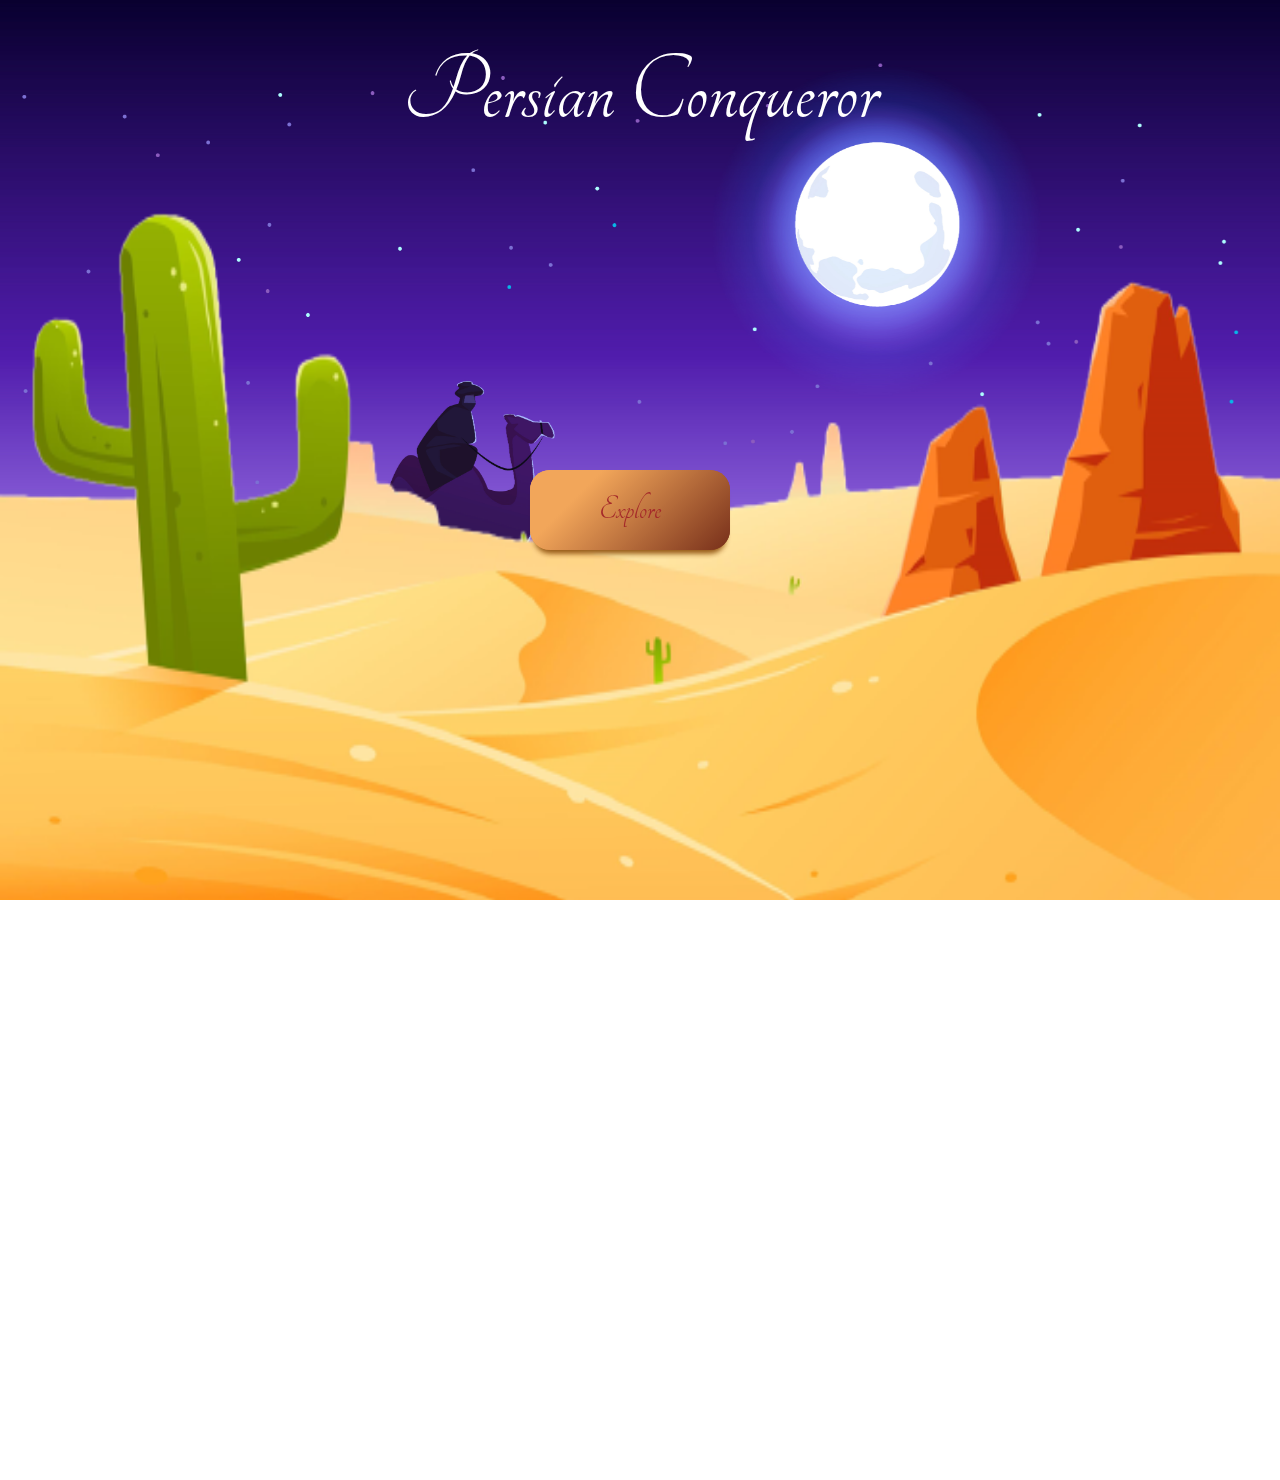
<file: index.html>
<!DOCTYPE html>
<html lang="en">
  <head>
    <meta charset="UTF-8" />
    <meta name="viewport" content="width=device-width, initial-scale=1.0" />
    <title>8 bit Coders</title>
    <link rel="stylesheet" href="yo.css" />
  </head>
  <body>
    <div class="heading">Persian Conqueror</div>
    <div id="container">
      <p>
        Welcome to the game that has cult following of professionals players
        trying to achieve high scores.
      </p>

      <p>
        This platform is a Breakout game in which the player must smash a wall
        of lamps by deflecting the shield from the sword. The sword may move
        horizontally and is controlled with the help of Arrow Keys. The player
        gets 3 lives to start with; a life is lost if the shield hits the bottom
        of the screen. When all the lamps have been collected , the player
        advances to a new, harder level. There are 3 levels. As the level
        advances,the quantity of lamps increase. If all lives are lost, the game
        is over. There are special lamps, which give a boost in power if
        collected or may lower the speed of the shield.
      </p>
      <p>
        Moreover, the player can switch to light mode or dark mode according to
        his/her choice.
      </p>
      <p>Help Aladdin to collect all the lamps by clearing all the stages.</p>
      <p>Team 8Bit_coders welcomes you!</p>

      <div class="button-container-1">
        <a href="game.html"
          ><button class="enter" style="color: brown; margin-top: 230px">
            Play Now
          </button></a
        >
      </div>
    </div>

    <div class="button-container-1">
      <a id="link" href="#container" style="color: brown">
        <button class="enter">Explore</button>
      </a>
    </div>
    <div class="mobile">
     This game is not supported in Mobile Phones.
    </div>
    <header>
      <div class="clouds"></div>

      <img class="nomob" src="a-removebg-preview.png" />
    </header>
  </body>
</html>
</file>
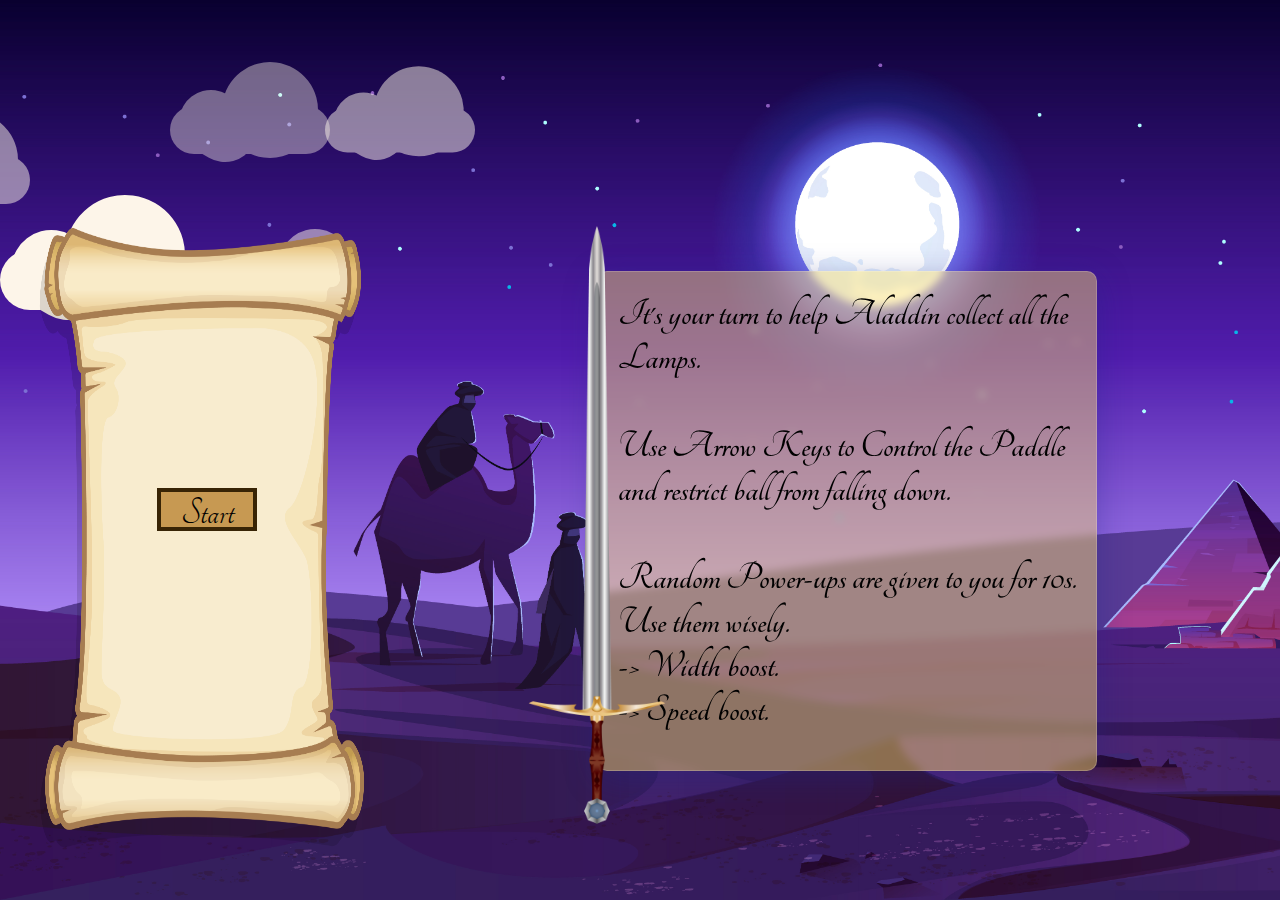
<file: game.html>
<!DOCTYPE html>
<html lang="en">
  <head>
    <meta charset="UTF-8">
    <meta http-equiv="X-UA-Compatible" content="IE=edge">
    <meta name="viewport" content="width=device-width, initial-scale=1.0">
    <title>8bitcoders Hackathon Submission</title>

    <link rel="stylesheet" href="game2.css" />
    <style>
      * {
        font-family: "Germania One";
      }

      #gameover {
        z-index: 70;
        position: absolute;
        top: 20px;
        left: 500px;
        width: 610px;
        height: 710px;
        background: rgba(0, 0, 0, 0.5);
        display: none;
      }
      #youwon {
        width: 500px;
        background-color: rgb(199, 121, 58);
        box-shadow: 0 0 10px 10px rgb(209, 143, 37); 
        border: 3px solid Black;
        padding: 10px;
        margin-left: 60px;
        margin-top: 180px;
        display: none;
      }
      #youlose {
        width: 400px;
        text-align: center;
        background-color: rgb(199, 121, 58);
        box-shadow: 0 0 10px 10px rgb(209, 143, 37); 
        padding: 10px;
        border: 3px solid Black;
        height: 100px;
        margin-left: 110px;
        margin-top: 150px;
        display: none;
      }
      #restart {
        text-align: center;
        margin-top: 120px;
        margin-left: 170px;
        cursor: pointer;
        font-size: 1.25em;
        color: #fff;
        padding: 10px;
        width: 50%;
        background-color: rgb(41, 41, 41);
      }
      #restart:hover{
        background-color: black;
        box-shadow: 0 0 10px 10px rgb(209, 143, 37); 
      }
    </style>
  </head>
  <body>
    <div id="gameover">
      <div id="youwon">Congratulations! You Won!</div>
      <div id="youlose">Sorry! You Lose!</div>
      <div id="restart">Play Again!</div>
    </div>

    <canvas
      id="breakout"
      width="600"
      height="680"
      style="display: none"
    ></canvas>

    <div class="back">
      <div class="clouds">
        <div class="cloud x1"></div>
        <div class="cloud x2"></div>
        <div class="cloud x3"></div>
        <div class="cloud x4"></div>
        <div class="cloud x5"></div>
      </div>
    </div>
    <img src="img/scroll_1.png" alt="" />
    <img src="img/sword.png" alt="" class="sword" />
    <div class="rule">
      
      It's your turn to help Aladdin collect all the Lamps.

      <br />
      <br />
      Use Arrow Keys to Control the Paddle and restrict ball from falling down.
      <br />
      <br>
      Random Power-ups are given to you for 10s. Use them wisely.
      <br>
      -> Width boost.
      <br>
      -> Speed boost.
    </div>

    <div class="level_up">Level up!</div>
    <div class="life_down">Life --</div>
    <button class="btn">Start</button>
    <button class="pause">Pause</button>
    <button class="mode dark_mode mode_display">Dark Mode</button>
    <button class="mode light_mode">Light Mode</button>
    <button class="mute">Mute</button>


    <div class="power_up">
      <div class="speed_b">Speed Boost!</div>
      <div class="width_b">Width Boost!</div>
    </div>
    
    <img src="img/score.png" alt="" class="score" />
    <div class="card">
      Score : <span class="score_up">0</span> <br />
      Life : <span class="life">0</span> <br />
      Level : <span class="level">0</span>
    </div>
    <img src="img/alla.png" alt="" class="alla" />

    <script src="game.js"></script>

    <script src="components.js"></script>
    <script src="game_main.js"></script>
  </body>
</html>
</file>
<file: yo.css>
@import url("https://fonts.googleapis.com/css2?family=Tangerine:wght@700&display=swap");

* {
  scroll-behavior: smooth;
}

html {
  margin: 0;
  padding: 0;
  width: 100%;
  height: 100%;
  overflow: hidden;
}

body {
  color: white;
  margin: 0;
  padding: 0;
  perspective: 1px;
  transform-style: preserve-3d;
  height: 100%;
  width: 100%;
  overflow-y: scroll;
  overflow-x: hidden;
}

header {
  box-sizing: border-box;
  min-height: 100vh;
  position: relative;
  transform-style: inherit;
  width: 100vw;
  text-align: center;
  text-transform: uppercase;
}

header h1 {
  margin: 0;
  position: absolute;
  top: 50%;
  left: 50%;
  transform: translate(-50%, -50%);
}

header,
header:before {
  background: 50% 50% / cover;
}

header::before {
  content: "";
  position: relative;
  top: 0;
  left: 0;
  right: 0;
  bottom: 0;
  display: block;
  background: url("bg_night.jpg");
  background-size: cover;
  transform-origin: center center 0;
  transform: translateZ(-1px) scale(2);
  z-index: -1;
  min-height: 100vh;
}

#container {
  z-index: 2;
  position: absolute;
  top: 100vh;
  background: black;
  line-height: 40px;
  font-weight: lighter;
  padding: 40px;
  color: grey;
  height: 500px;
  font-size: 20px;
}
@import url("https://fonts.googleapis.com/css2?family=Tangerine:wght@700&display=swap%27");
.enter {
  font-family: "Monument Extended", Arial, Helvetica, sans-serif;

  width: 200px;
  height: 80px;
  border-radius: 20px;
  border: brown;
  margin: 0;
  position: absolute;
  top: 50%;
  left: 50%;
  transform: translate(-50%, -50%);
  background-color: #772f1a;
  background-image: linear-gradient(315deg, #772f1a 0%, #f2a65a 74%);

  box-shadow: 0 8px 6px -6px rgb(150, 90, 23);
  z-index: 20;
  margin-left: -10px;
  margin-top: 60px;
  color: brown;
  font-size: 35px;
  font-family: "Tangerine", cursive;
  cursor: pointer;
}
img {
  z-index: 20;
  /* display: none; */
  width: 100%;
  margin-top: -1200px;
  height: 110vh;
}

.enter:before {
  content: "";
  background: linear-gradient(
    45deg,
    #ff0000,
    #ff7300,
    #fffb00,
    #48ff00,
    #00ffd5,
    #002bff,
    #7a00ff,
    #ff00c8,
    #ff0000
  );
  position: absolute;
  top: -2px;
  left: -2px;
  background-size: 400%;
  z-index: -1;
  filter: blur(5px);
  width: calc(100% + 4px);
  height: calc(100% + 4px);

  animation: glowing 20s linear infinite;
  opacity: 0;
  transition: opacity 0.3s ease-in-out;
  border-radius: 20px;
}
.enter:hover:before {
  opacity: 1;
}

.enter:after {
  z-index: -1;
  content: "";
  position: absolute;
  width: 100%;
  height: 100%;
  border: brown;
  background-color: #772f1a;
  background-image: linear-gradient(315deg, #772f1a 0%, #f2a65a 74%);
  box-shadow: 0 8px 6px -6px rgb(150, 90, 23);
  color: brown;
  left: 0;
  top: 0;
  border-radius: 20px;
  font-family: "Tangerine", cursive;
}
.enter:hover:after {
  content: "";
  background: linear-gradient(
    45deg,
    #ff0000,
    #ff7300,
    #fffb00,
    #48ff00,
    #00ffd5,
    #002bff,
    #7a00ff,
    #ff00c8,
    #ff0000
  );
  position: absolute;
  top: -2px;
  left: -2px;
  background-size: 400%;
  z-index: -1;
  filter: blur(5px);
  width: calc(100% + 4px);
  height: calc(100% + 4px);

  animation: glowing 20s linear infinite;
  opacity: 0;
  transition: opacity 0.3s ease-in-out;
  border-radius: 20px;
}

@keyframes glowing {
  0% {
    background-position: 0 0;
  }
  50% {
    background-position: 400% 0;
  }
  100% {
    background-position: 0 0;
  }
}

.clouds {
  position: absolute;
  top: 0;
  left: 0;
  right: 0;
  bottom: 0;
  width: 100%;
  height: 100%;
  display: block;
}

@keyframes move-twink-back {
  from {
    background-position: 0 0;
  }
  to {
    background-position: -10000px 5000px;
  }
}
@-webkit-keyframes move-twink-back {
  from {
    background-position: 0 0;
  }
  to {
    background-position: -10000px 5000px;
  }
}
@-moz-keyframes move-twink-back {
  from {
    background-position: 0 0;
  }
  to {
    background-position: -10000px 5000px;
  }
}
@-ms-keyframes move-twink-back {
  from {
    background-position: 0 0;
  }
  to {
    background-position: -10000px 5000px;
  }
}

@keyframes move-clouds-back {
  from {
    background-position: 0 0;
  }
  to {
    background-position: 10000px 0;
  }
}
@-webkit-keyframes move-clouds-back {
  from {
    background-position: 0 0;
  }
  to {
    background-position: 10000px 0;
  }
}
@-moz-keyframes move-clouds-back {
  from {
    background-position: 0 0;
  }
  to {
    background-position: 10000px 0;
  }
}
@-ms-keyframes move-clouds-back {
  from {
    background-position: 0;
  }
  to {
    background-position: 10000px 0;
  }
}

.clouds {
  position: absolute;
  top: 0;
  left: 0;
  right: 0;
  bottom: 0;
  width: 100%;
  height: 100%;
  display: block;
}

.clouds {
  background: transparent
    url(http://www.script-tutorials.com/demos/360/images/clouds3.png) repeat top
    center;
  z-index: 3;

  -moz-animation: move-clouds-back 200s linear infinite;
  -ms-animation: move-clouds-back 200s linear infinite;
  -o-animation: move-clouds-back 200s linear infinite;
  -webkit-animation: move-clouds-back 200s linear infinite;
  animation: move-clouds-back 200s linear infinite;
}

/* Heading */

.heading {
  font-family: "Tangerine", cursive;
  width: 100%;
  margin-top: 40px;
  text-align: center;
  z-index: 90;
  position: absolute;
  font-size: 100px;
}

.mobile {
  display: none;
}

@media (max-width: 800px) {
  body {
    background: url("bg_night.jpg");
    background-size: cover;
  }
  #container {
    display: none;
  }
  .button-container-1 {
    display: none;
  }
  .nomob {
    display: none;
  }
  .mobile {
    font-family: "Monument Extended", Arial, Helvetica, sans-serif;
    font-size: 20px;
    margin-top: 300px;
    margin-left: 14vw;
    display: flex;
    justify-content: center;
    align-items: center;
    text-align: center;
    border-radius: 20px;
    padding: 30px;
    height: 100px;
    width: 60%;
    background-color: rgba(0, 0, 0, 0.486);
    position: absolute;
    z-index: 200;
  }
  header {
    display: none;
  }
}
</file>
<file: game2.css>
@import url("https://fonts.googleapis.com/css2?family=Tangerine:wght@700&display=swap");
* {
  padding: 0;
  margin: 0;
  box-sizing: border-box;
  font-family: "Tangerine", cursive;
  font-size: 40px;
}

#breakout {
  z-index: 10;
  display: none;
  top: 20px;
  left: 500px;
  position: absolute;
  /* background-color: rgba(0, 0, 0, 0.246); */
  background-color: rgba(207, 154, 85, 0.281);
}
img {
  width: 400px;
  height: 700px;
  z-index: 20;
  position: absolute;
  margin-top: -725px;
}
.score {
  margin-top: -589px;
  margin-left: 1175px;
  width: 313px;
  height: 338px;
}
.card {
  font-family: "Tangerine", cursive;
  margin-top: -589px;
  margin-left: 1185px;
  width: 313px;
  padding-top: 2.2rem;
  padding-left: 1.5em;
  position: absolute;
  font-size: 50px;
  height: 338px;
  z-index: 60;
}
.score_up,
.life,
.level {
  font-family: "Tangerine", cursive;
  font-size: 50px;
}
.rule {
  font-family: "Tangerine", cursive;
  font-size: 40px;
  width: 500px;
  height: 500px;
  background: rgba(250, 223, 110, 0.45);
  box-shadow: 0 8px 32px 0 rgba(31, 38, 135, 0.37);
  backdrop-filter: blur(4px);
  -webkit-backdrop-filter: blur(4px);
  border-radius: 10px;
  border: 1px solid rgba(255, 255, 255, 0.18);
  margin-left: 597px;
  margin-top: -629px;
  position: absolute;
  font: bolder;
  font-weight: 900;
  padding-left: 20px;
  padding-right: 10px;
  padding-top: 20px;
}

.mode {
  width: 200px;
  height: 43px;
  border: 4px solid #382405;
  font-family: "Tangerine", cursive;
  font-size: 40px;
  background: #c79952;
  position: absolute;
  padding-bottom: 10px;
  margin-top: -712px;
  margin-left: 1290px;
  z-index: 50;
  cursor: pointer;
}

.mode:hover, .mute:hover {
  background: #c58f3e;
  box-shadow: 0 0 10px 0 #a8782a inset, 0 0 10px 4px #a8782a;
}
.mode_display {
  display: none;
}
.mute{
  width: 200px;
  height: 43px;
  border: 4px solid #382405;
  font-family: "Tangerine", cursive;
  font-size: 40px;
  background: #c79952;
  position: absolute;
  padding-bottom: 10px;
  margin-top: -612px;
  margin-left: 1290px;
  z-index: 50;
  cursor: pointer;
}
.mute_on{
  border: 4px solid green; 
}

.sword {
  margin-left: 397px;
  width: 400px;
  height: 700px;
  z-index: 20;
  position: absolute;
  margin-top: -725px;
}
.back {
  width: 100vw;
  height: 100vh;
  background: url("img/night.jpg");
  background-size: cover;
  z-index: -3;
}

.dark {
  background: url("img/bg_main.jpg");
  background-size: cover;
}
.alla {
  margin-left: 1182px;
  margin-top: -376px;
  z-index: 2;
  height: 350px;
  width: 350px;
}

/* button */
.btn {
  width: 100px;
  height: 43px;
  border: 4px solid #382405;
  font-family: "Tangerine", cursive;
  font-size: 40px;
  background: #c79952;
  position: absolute;
  padding-bottom: 10px;
  margin-top: -412px;
  margin-left: 157px;
  z-index: 50;
  cursor: pointer;
}

/* Pause */

.pause {
  display: none;
  width: 100px;
  height: 43px;
  border: 4px solid #382405;
  font-family: "Tangerine", cursive;
  font-size: 40px;
  background: #c79952;
  position: absolute;
  padding-bottom: 10px;
  margin-top: -412px;
  margin-left: 157px;
  z-index: 50;
  cursor: pointer;
}

.speed_b,
.width_b {
  display: none;
  width: 180px;
  height: 53px;
  border: 4px solid #382405;
  font-family: "Tangerine", cursive;
  font-size: 40px;
  background: #c79952;
  position: absolute;
  padding: 5px 10px;
  padding-bottom: 10px;
  margin-top: -322px;
  margin-left: 115px;
  z-index: 50;
}
.width_b {
  width: 180px;
  margin-top: -232px;
  margin-left: 115px;
}

.level_up,
.life_down {
  display: none;
  width: 110px;
  height: 53px;
  border: 4px solid #382405;
  font-family: "Tangerine", cursive;
  font-size: 40px;
  background: #c79952;
  position: absolute;
  padding: 5px 10px;
  padding-bottom: 10px;
  margin-top: -492px;
  margin-left: 150px;
  z-index: 50;
}

.level_up {
  width: 140px;
  margin-top: -572px;
  margin-left: 135px;
}

.btn:hover,
.pause:hover {
  background: linear-gradient(#a8782a, #cc8c29);
  box-shadow: 0 0 10px 0 #a8782a inset, 0 0 10px 4px #a8782a;
  color: #382405;
}

.clouds {
  position: absolute;
  margin-top: 150px;
}

.cloud {
  width: 200px;
  height: 60px;
  background: rgb(253, 245, 233);
  border-radius: 200px;
  -moz-border-radius: 200px;
  -webkit-border-radius: 200px;
  margin-top: 100px;
  position: absolute;
}

.cloud:before,
.cloud:after {
  content: "";
  position: absolute;
  background: rgb(253, 245, 233);
  width: 100px;
  height: 80px;
  position: absolute;
  top: -15px;
  left: 10px;

  border-radius: 100px;
  -moz-border-radius: 100px;
  -webkit-border-radius: 100px;

  -webkit-transform: rotate(30deg);
  transform: rotate(30deg);
  -moz-transform: rotate(30deg);
}

.cloud:after {
  width: 120px;
  height: 120px;
  top: -55px;
  left: auto;
  right: 15px;
}
@keyframes moveclouds {
  0% {
    margin-left: 1000px;
  }
  100% {
    margin-left: -1000px;
  }
}
@-moz-keyframes moveclouds {
  0% {
    margin-left: 1000px;
  }
  100% {
    margin-left: -1000px;
  }
}
@-o-keyframes moveclouds {
  0% {
    margin-left: 1000px;
  }
  100% {
    margin-left: -1000px;
  }
}

/*Time to animate*/
.x1 {
  -webkit-animation: moveclouds 20s linear infinite;
  animation: moveclouds 20s linear infinite;
  -moz-animation: moveclouds 20s linear infinite;
  -o-animation: moveclouds 20s linear infinite;
}

/*variable speed, opacity, and position of clouds for realistic effect*/
.x2 {
  left: 200px;

  -webkit-transform: scale(0.6);
  -moz-transform: scale(0.6);
  transform: scale(0.6);
  opacity: 0.5; /*opacity proportional to the size*/

  /*Speed will also be proportional to the size and opacity*/
  /*More the speed. Less the time in 's' = seconds*/
  -webkit-animation: moveclouds 30s linear infinite;
  animation: moveclouds 30s linear infinite;
  -moz-animation: moveclouds 30s linear infinite;
  -o-animation: moveclouds 30s linear infinite;
}

.x3 {
  left: -150px;
  top: -100px;

  -webkit-transform: scale(0.8);
  -moz-transform: scale(0.8);
  transform: scale(0.8);
  opacity: 0.5; /*opacity proportional to the size*/

  -webkit-animation: moveclouds 25s linear infinite;
  animation: moveclouds 25s linear infinite;
  -moz-animation: moveclouds 25s linear infinite;
  -o-animation: moveclouds 25s linear infinite;
}

.x4 {
  left: 300px;
  top: -150px;

  -webkit-transform: scale(0.75);
  -moz-transform: scale(0.75);
  transform: scale(0.75);
  opacity: 0.5; /*opacity proportional to the size*/

  -webkit-animation: moveclouds 22s linear infinite;
  animation: moveclouds 22s linear infinite;
  -moz-animation: moveclouds 22s linear infinite;
  -o-animation: moveclouds 22s linear infinite;
}

.x5 {
  left: 150px;
  top: -150px;

  -webkit-transform: scale(0.8);
  -moz-transform: scale(0.8);
  transform: scale(0.8);
  opacity: 0.4; /*opacity proportional to the size*/

  -webkit-animation: moveclouds 20s linear infinite;
  animation: moveclouds 20s linear infinite;
  -moz-animation: moveclouds 20s linear infinite;
  -o-animation: moveclouds 20s linear infinite;
}

/*hide*/

.hide {
  display: none;
}
</file>
